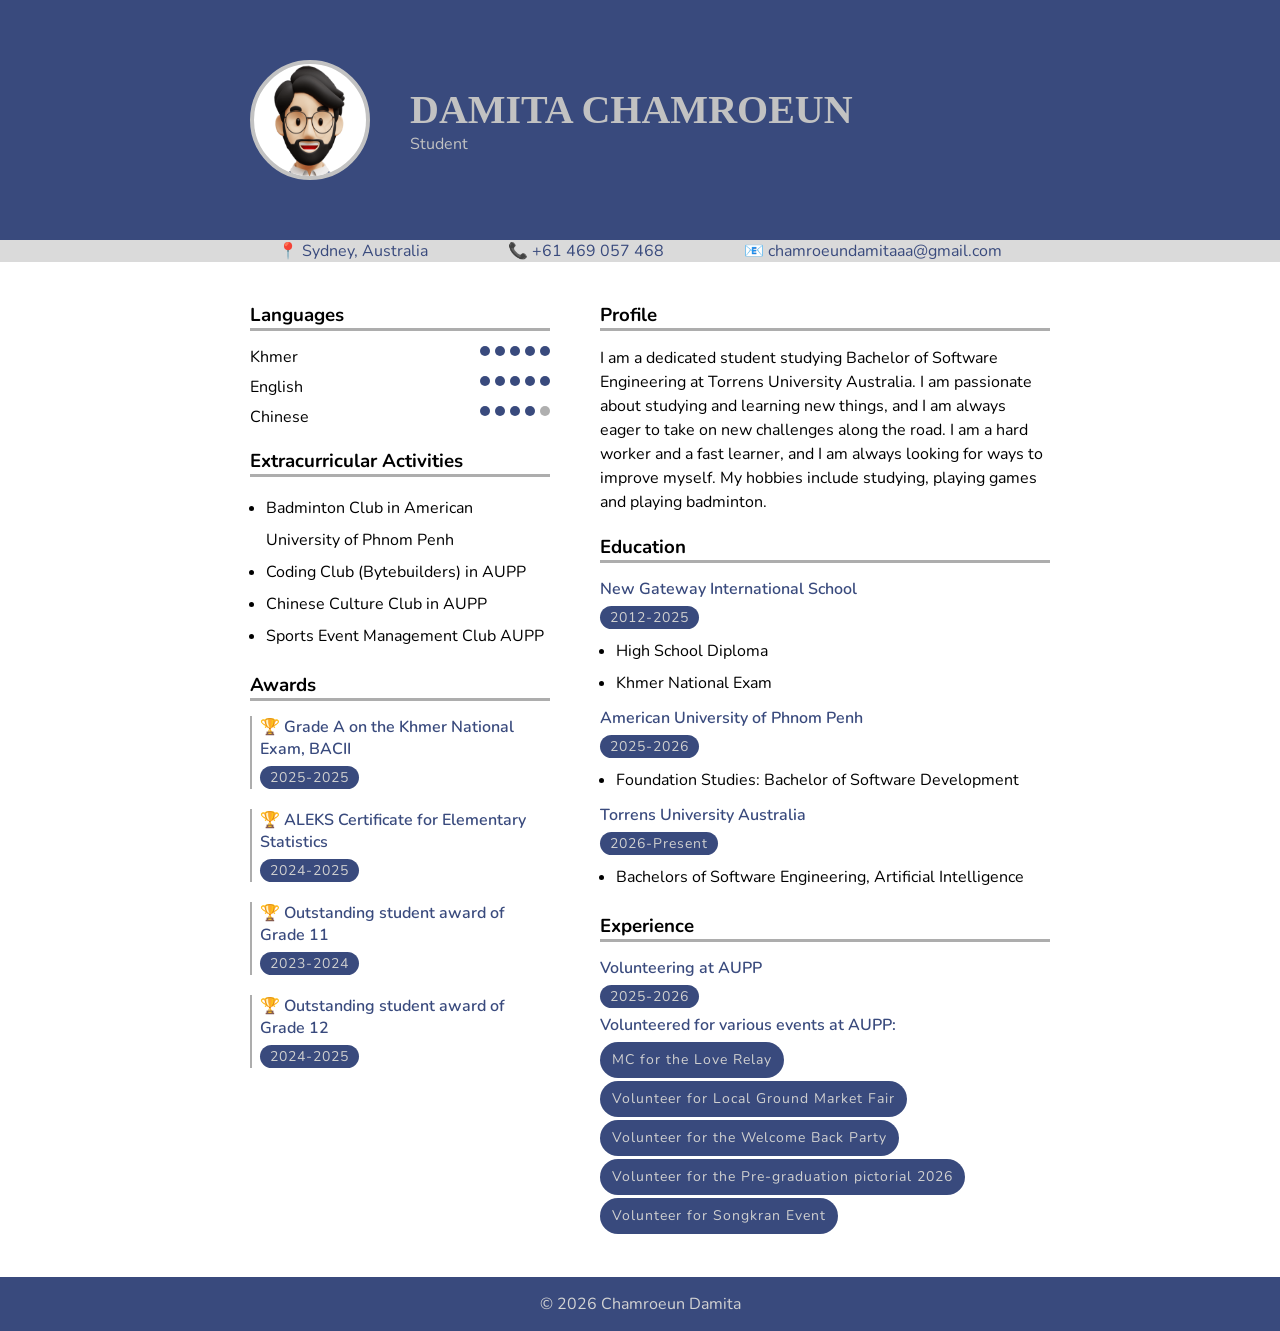
<file: index.html>
<!DOCTYPE html>
<html lang="en">

<head>
    <meta charset="UTF-8">
    <meta name="viewport" content="width=device-width, initial-scale=1.0">
    <title>Damita Chamroeun Resume</title>
    <link rel="preconnect" href="https://fonts.googleapis.com">
    <link rel="preconnect" href="https://fonts.gstatic.com" crossorigin>
    <link href="https://fonts.googleapis.com/css2?family=Nunito:ital,wght@0,200..1000;1,200..1000&display=swap" rel="stylesheet">

    <style>
        * {
            margin: 0;
            padding: 0;
            box-sizing: border-box;
        }

        body {
            background-color: rgb(255, 255, 255);
        }

        .header-text {
            color: rgb(194, 194, 194);
        }

        .header-text-name {
            font-family:Georgia, 'Times New Roman', Times, serif;
            font-size: 40px;
        }

        header {
            background-color: rgb(57, 74, 125);
            color: white;
        }

        .group-header {
            display: flex;
            gap: 40px;
            align-items: center;
            padding: 60px;
            margin: 0 auto;
            max-width: 900px;
        }

        .contact-bar {
            background-color: rgb(218, 218, 218);
            color: rgb(57, 74, 125);
        }

        .contact-bar ul {
            display: flex;
            flex-direction: row;
            gap: 80px;
            list-style: none;
            justify-content: center;
        }

        main {
            padding: 40px 40px 40px 60px;
            display: grid;
            grid-template-columns: 300px 1fr;
            max-width: 900px;
            margin: 0 auto;
            gap: 50px;
        }

        .section-title {
            border-bottom: 3px solid rgb(173, 173, 173);
            margin-bottom: 15px;
        }

        .section {
            margin-bottom: 20px;
        }

        .awards {
            border-left: 2px solid rgb(173, 173, 173);
            padding-left: 8px;
            margin-bottom: 20px;
        }

        .awards h5 {
            color: rgb(57, 74, 125);
            font-size: 16px;
            font-weight: 600;
            margin-bottom: 6px;
        }

        .awards .date-badge {
            background-color: rgb(57, 74, 125);
            color: rgb(208, 208, 208);
            font-size: 14px;
            display: inline-block;
            padding: 2px 10px;
            border-radius: 20px;
            letter-spacing: 1px;
        }

        .content .date-badge {
            background-color: rgb(57, 74, 125);
            color: rgb(208, 208, 208);
            font-size: 14px;
            display: inline-block;
            padding: 2px 10px;
            border-radius: 20px;
            letter-spacing: 1px;
            margin-bottom: 6px;
        }

        .content h5 {
            color: rgb(57, 74, 125);
            font-size: 16px;
            font-weight: 600;
            margin-bottom: 6px;
        }

        .content ul {
            color: black;
            padding-left: 16px;
            line-height: 2;
            margin-bottom: 8px;

        }

        .content-profile {
            font-size: 16px;
            line-height: 1.5;
        }

        .volunteer {
            font-size: 16px;
            line-height: 2;
        }

        .volunteer .badge {
            background-color:rgb(57, 74, 125);
            color: rgb(208, 208, 208);
            padding: 4px 12px;
            border-radius: 20px;
            display: inline-block;
            letter-spacing: 1px;
            gap: 10px;
            font-size: 14px;
            margin-bottom: 3px;
        }

        .lang-row {
            display: flex;
            justify-content: space-between;
            margin-bottom: 8px;
        }

        .lang-dot {
            width: 10px;
            height: 10px;
            background-color:rgb(57, 74, 125);
            border-radius: 100%;
        }

        .dot-group {
            display: flex;
            gap: 5px;
        }

        .lang-dot-grey {
            width: 10px;
            height: 10px;
            background-color:rgb(175, 175, 175);
            border-radius: 100%;
        }

        footer {
            text-align: center;
            color: lightgray;
            background-color: rgb(57, 74, 125);
            padding: 16px;

        }

        .avatar {
            width: 120px;
            height: 120px;
            border-radius: 50%;
            background-color: white;
            display: flex;
            justify-content: center;
            border: 4px solid rgb(194, 194, 194);
            overflow: hidden;
            
        }

        .avatar img {
            width: 115px;
            height: 135px;
        }


        .nunito-font {
            font-family: "Nunito", sans-serif;
            font-optical-sizing: auto;
            font-weight: 2px;
            font-style: normal;
        }
    </style>
</head>

<body class="nunito-font">
    <header>
        <div class="group-header"> 
            <div class="avatar">
                <img width="100" height="120" src="./profile.png" alt="Profile Picture">
            </div> 
            <div class="header-text">
                <h1 class="header-text-name">DAMITA CHAMROEUN</h1>
                <p class="header-text">Student</p>
            </div>
        </div>

    </header>

    <div class="contact-bar">
        <ul>
            <li>📍 Sydney, Australia</li>
            <li>📞 +61 469 057 468</li>
            <li>📧 chamroeundamitaaa@gmail.com</li>

        </ul>
    </div>

    <main>
        <!-- left column -->
        <div>
            <div class="section">
                <h3 class="section-title">Languages</h3>
                <div class="lang-row">
                    <p>Khmer</p>
                    <div class="dot-group">
                        <div class="lang-dot"></div>
                        <div class="lang-dot"></div>
                        <div class="lang-dot"></div>
                        <div class="lang-dot"></div>
                        <div class="lang-dot"></div>
                    </div> 
                </div>

                <div class="lang-row">
                    <p>English</p>
                    <div class="dot-group">
                        <div class="lang-dot"></div>
                        <div class="lang-dot"></div>
                        <div class="lang-dot"></div>
                        <div class="lang-dot"></div>
                        <div class="lang-dot"></div>
                    </div>   
                </div>

                <div class="lang-row">
                    <p>Chinese</p>
                    <div class="dot-group">
                        <div class="lang-dot"></div>
                        <div class="lang-dot"></div>
                        <div class="lang-dot"></div>
                        <div class="lang-dot"></div>
                        <div class="lang-dot-grey"></div>
                    </div> 
                </div>

            </div>

            <div class="section">
                <h3 class="section-title">Extracurricular Activities</h3>
                <div class="content">
                    <ul>
                        <li>Badminton Club in American University of Phnom Penh</li>
                        <li>Coding Club (Bytebuilders) in AUPP</li>
                        <li>Chinese Culture Club in AUPP</li>
                        <li>Sports Event Management Club AUPP</li>
                    </ul>
                </div>
            </div>

            <div class="section">
                <h3 class="section-title">Awards</h3>
                <div class="awards">
                    <h5>🏆 Grade A on the Khmer National Exam, BACII</h5>
                    <p class="date-badge">2025-2025</p>
                </div>
                <div class="awards">
                    <h5>🏆 ALEKS Certificate for Elementary Statistics</h5>
                    <p class="date-badge">2024-2025</p>
                </div>
                <div class="awards">
                    <h5>🏆 Outstanding student award of Grade 11</h5>
                    <p class="date-badge">2023-2024</p>
                </div>
                <div class="awards">
                    <h5>🏆 Outstanding student award of Grade 12</h5>
                    <p class="date-badge">2024-2025</p>
                </div>
            </div>

        </div>
        <!-- right column -->
        <div>
            <div class="section">
                <h3 class="section-title">Profile</h3>
                <p class="content-profile">I am a dedicated student studying Bachelor of Software Engineering at Torrens
                    University Australia. I
                    am passionate about studying and learning new things, and I am always eager to take on new
                    challenges along the road. I am a hard worker and a fast learner, and I am always looking for ways
                    to improve myself. My hobbies include studying, playing games and playing badminton.</p>
            </div>

            <div class="section">
                <h3 class="section-title">Education</h3>
                <div class="content">
                    <div>
                        <h5>New Gateway International School</h5>
                        <p class="date-badge">2012-2025</p>
                        <ul>
                            <li>High School Diploma</li>
                            <li>Khmer National Exam</li>
                        </ul>
                    </div>
                    <div>
                        <h5>American University of Phnom Penh</h5>
                        <p class="date-badge">2025-2026</p>
                        <ul>
                            <li>Foundation Studies: Bachelor of Software Development</li>
                        </ul>
                    </div>
                    <div>
                        <h5>Torrens University Australia</h5>
                        <p class="date-badge">2026-Present</p>
                        <ul>
                            <li>Bachelors of Software Engineering, Artificial Intelligence</li>
                        </ul>
                    </div>

                </div>
            </div>

            <div>
                <h3 class="section-title">Experience</h3>
                <div class="content">
                    <h5>Volunteering at AUPP</h5>
                    <p class="date-badge">2025-2026</p>

                    <h5>Volunteered for various events at AUPP: </h5>
                    <div class="volunteer">
                        <p class="badge">MC for the Love Relay</p>
                        <p class="badge">Volunteer for Local Ground Market Fair</p>
                        <p class="badge">Volunteer for the Welcome Back Party</p>
                        <p class="badge">Volunteer for the Pre-graduation pictorial 2026</p>
                        <p class="badge">Volunteer for Songkran Event</p>
                    </div>

                </div>
            </div>

    </main>

    <footer>
        © 2026 Chamroeun Damita
    </footer>

</body>

</html>
</file>
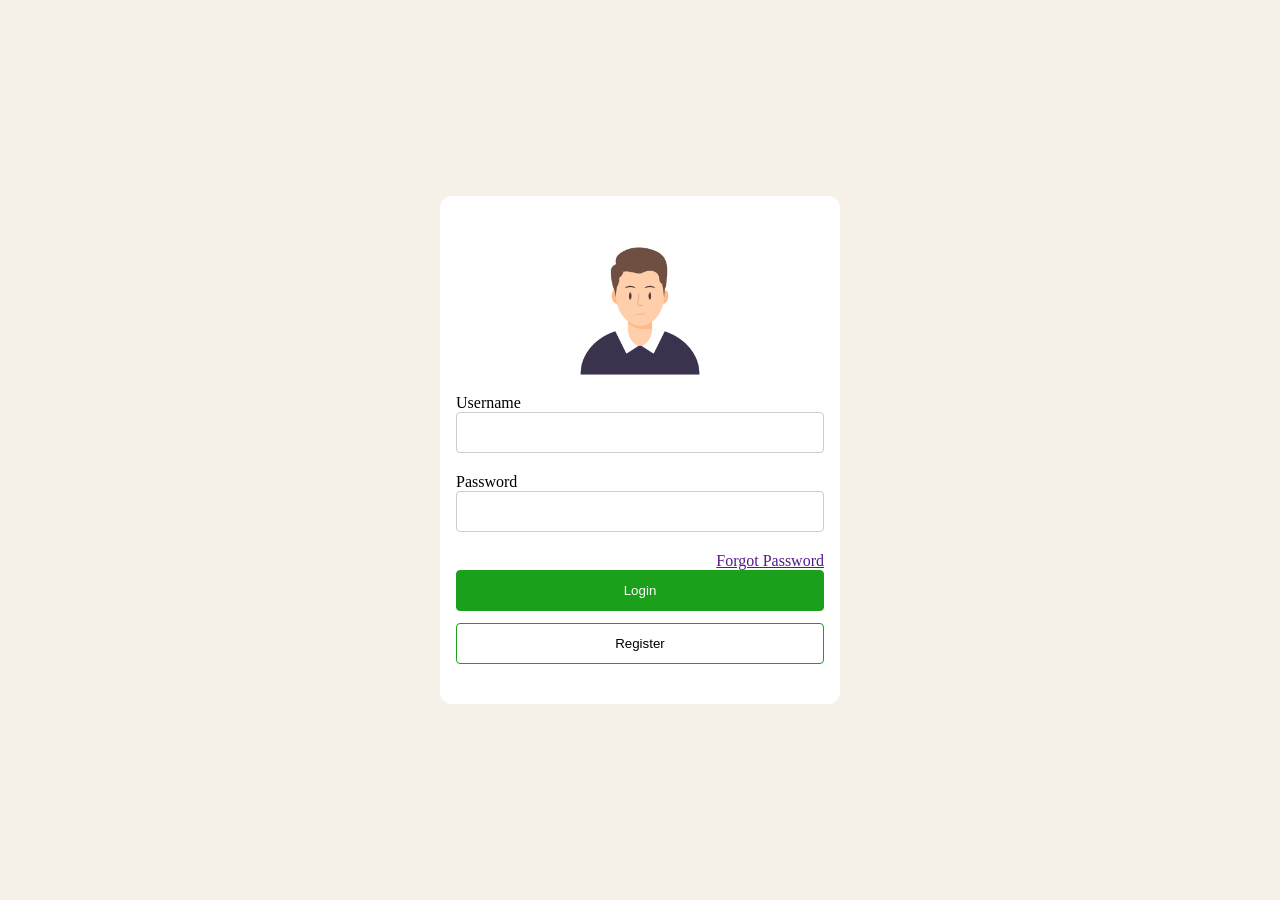
<file: login-page.html>
<!DOCTYPE html>
<html lang="en">

<head>
  <meta charset="UTF-8">
  <meta name="viewport" content="width=device-width, initial-scale=1.0">
  <title>Login</title>
  <link rel="stylesheet" href="style.css">
</head>

<body>
  <div class="login-card">
    <!-- Profile image -->
    <div class="avatar">
      <img src="./profile-01.png" alt="">
    </div>

    <!-- form login -->
    <div>
      <!-- Username -->
      <div class="field">
        <label for="">Username</label>
        <input type="text">
      </div>

      <!-- Password -->
      <div class="field">
        <label for="">Password</label>
        <input type="text">
      </div>

      <!-- forgot password -->
      <div class="forgot">
        <a href="">Forgot Password</a>
      </div>

      <button class="btn-login">Login</button>
      <button class="btn-register">Register</button>

    </div>
  </div>
</body>

</html>
</file>
<file: style.css>
*{
  margin: 0;
  padding: 0;
  box-sizing: border-box;
}

body{
   background-color: #f5f0e8;
   display: flex;
   align-items: center;
   justify-content: center;
   min-height: 100vh;
}

.login-card{
  background-color: white;
  /* x = top and bottom, y = left and right */
  padding: 40px 16px; 
  border-radius: 12px;
  width: 100%;
  max-width: 400px;
}

.avatar{
  display: flex;
  justify-content: center;
  align-items: center;
  margin-bottom: 8px;
}

.avatar img{
  width: 150px;
  height: 150px;
}

.field{
  margin-bottom: 20px;
}

label{
  display: block;
}

input{
  width: 100%;
  padding: 12px 14px;
  border-radius: 4px;
  border: 1px solid #ccc;
  outline: none;
}

input:focus{
  border: 1px solid #1aa01a;
}

.forgot{
  /* display: flex;
  justify-content: right; */

  text-align: right;
}

button{
  width: 100%;
  padding: 12px 10px;
}

.btn-login{
  margin-bottom: 12px;
  background-color: #1aa01a;
  color: white;
  border: 1px solid #1aa01a;
  border-radius: 4px;
}

.btn-login:hover{
  background-color: #a0dea0;
  cursor: pointer;
}

.btn-register{
  border: 1px solid #1aa01a;
  background-color: white;
  border-radius: 4px;
}

.btn-register:hover{
  background-color: #a8d0a8;
  cursor: pointer;
}
</file>
